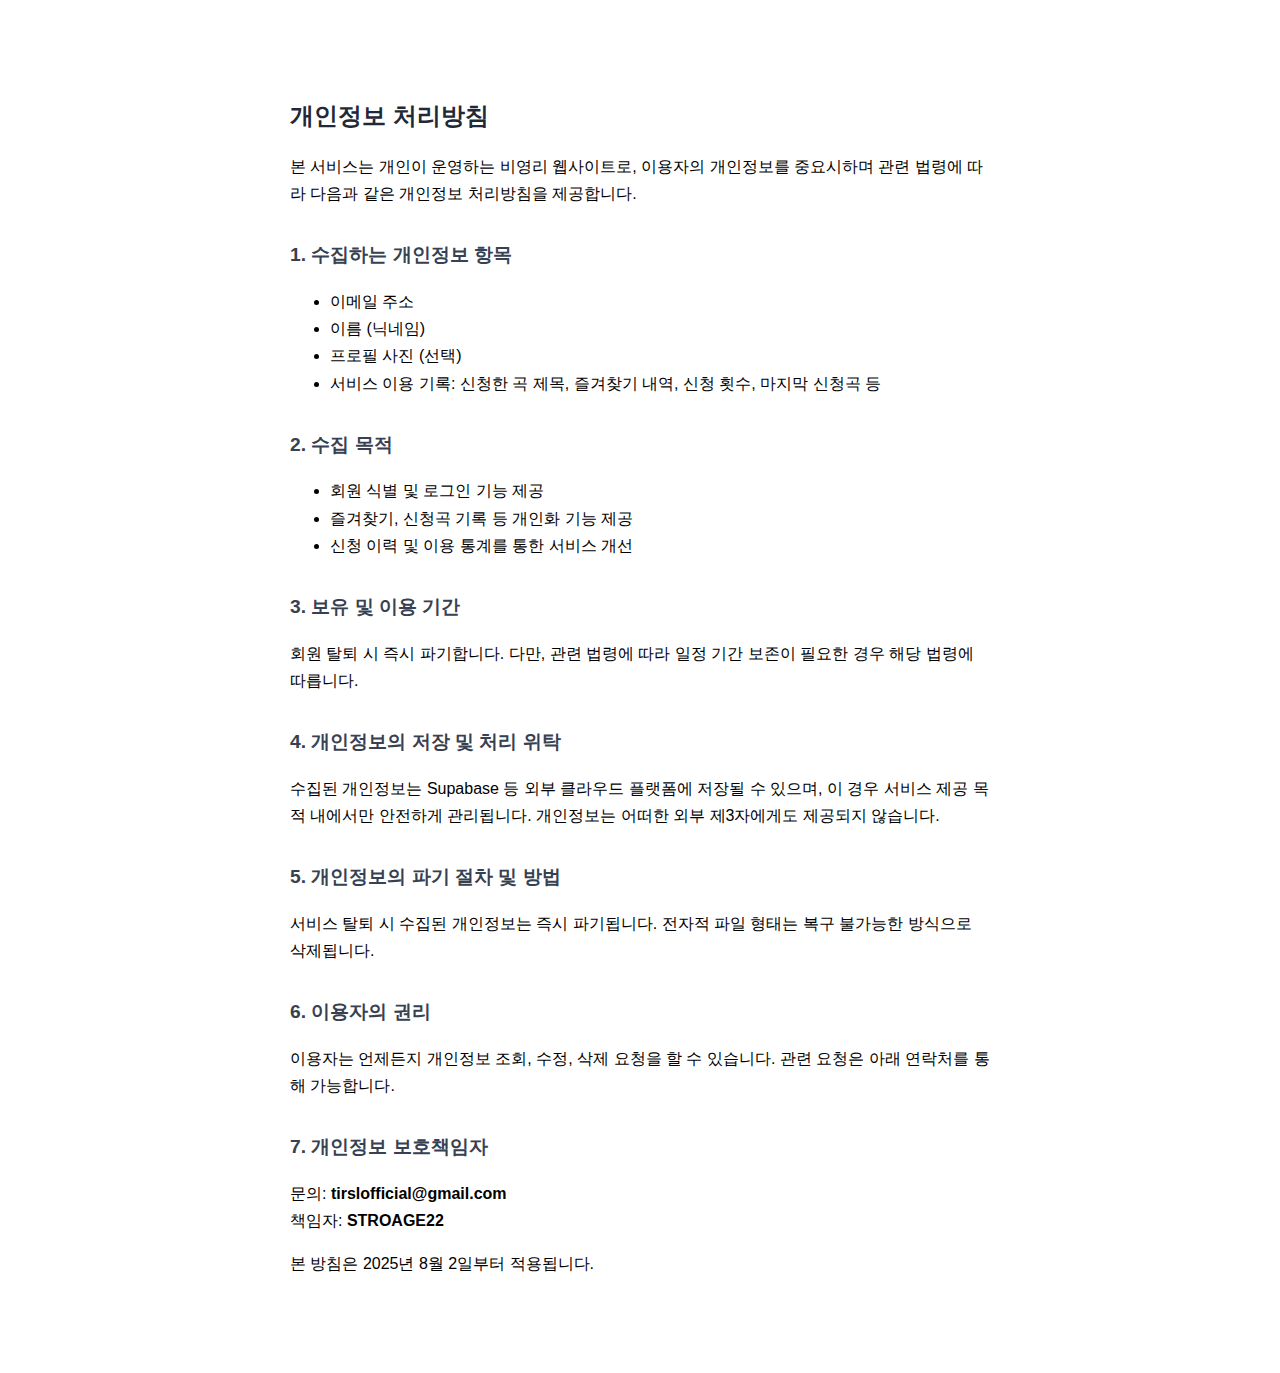
<file: privacy.html>
<!DOCTYPE html>
<html lang="ko">
<head>
  <meta charset="UTF-8">
  <title>개인정보 처리방침</title>
  <meta name="viewport" content="width=device-width, initial-scale=1.0" />
  <style>
    body {
      max-width: 700px;
      margin: 3rem auto;
      padding: 2rem;
      font-family: 'Noto Sans KR', sans-serif;
      line-height: 1.7;
    }
    h1 {
      font-size: 1.5rem;
      color: #1f2937;
    }
    h2 {
      margin-top: 2rem;
      font-size: 1.2rem;
      color: #374151;
    }
  </style>
</head>
<body>
  <h1>개인정보 처리방침</h1>

  <p>
    본 서비스는 개인이 운영하는 비영리 웹사이트로, 이용자의 개인정보를 중요시하며 관련 법령에 따라 다음과 같은 개인정보 처리방침을 제공합니다.
  </p>

  <h2>1. 수집하는 개인정보 항목</h2>
  <ul>
    <li>이메일 주소</li>
    <li>이름 (닉네임)</li>
    <li>프로필 사진 (선택)</li>
    <li>서비스 이용 기록: 신청한 곡 제목, 즐겨찾기 내역, 신청 횟수, 마지막 신청곡 등</li>
  </ul>

  <h2>2. 수집 목적</h2>
  <ul>
    <li>회원 식별 및 로그인 기능 제공</li>
    <li>즐겨찾기, 신청곡 기록 등 개인화 기능 제공</li>
    <li>신청 이력 및 이용 통계를 통한 서비스 개선</li>
  </ul>

  <h2>3. 보유 및 이용 기간</h2>
  <p>회원 탈퇴 시 즉시 파기합니다. 다만, 관련 법령에 따라 일정 기간 보존이 필요한 경우 해당 법령에 따릅니다.</p>

  <h2>4. 개인정보의 저장 및 처리 위탁</h2>
  <p>
    수집된 개인정보는 Supabase 등 외부 클라우드 플랫폼에 저장될 수 있으며, 이 경우 서비스 제공 목적 내에서만 안전하게 관리됩니다.
    개인정보는 어떠한 외부 제3자에게도 제공되지 않습니다.
  </p>

  <h2>5. 개인정보의 파기 절차 및 방법</h2>
  <p>
    서비스 탈퇴 시 수집된 개인정보는 즉시 파기됩니다. 전자적 파일 형태는 복구 불가능한 방식으로 삭제됩니다.
  </p>

  <h2>6. 이용자의 권리</h2>
  <p>
    이용자는 언제든지 개인정보 조회, 수정, 삭제 요청을 할 수 있습니다. 관련 요청은 아래 연락처를 통해 가능합니다.
  </p>

  <h2>7. 개인정보 보호책임자</h2>
  <p>
    문의: <strong>tirslofficial@gmail.com</strong><br/>
    책임자: <strong>STROAGE22</strong>
  </p>

  <p>
    본 방침은 2025년 8월 2일부터 적용됩니다.
  </p>
</body>
</html>
</file>
